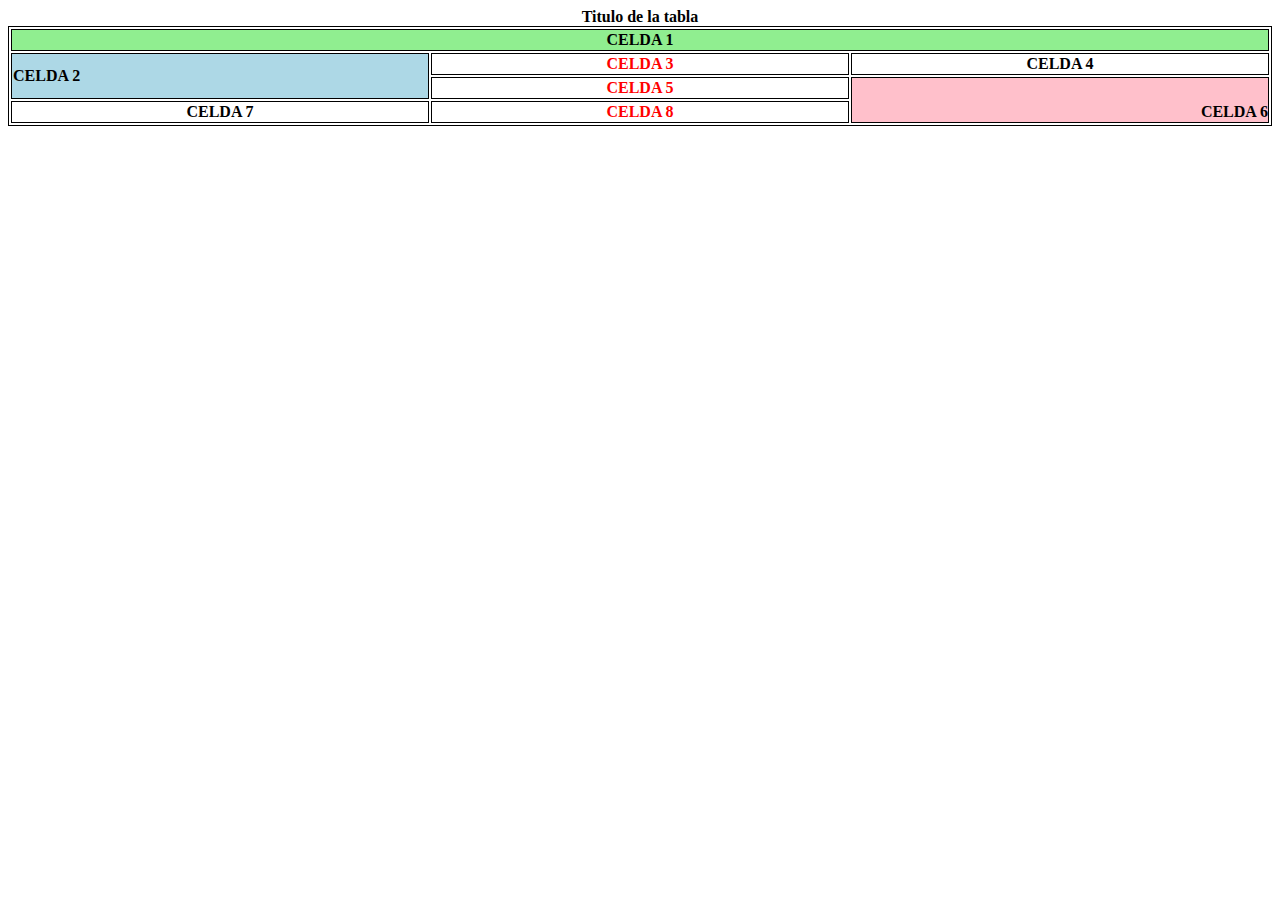
<file: Ejerc13/index.html>
<html>
<head>
	<meta charset="UTF-8">
	<link rel="stylesheet" href="css/style.css">
	<title>Ejercicio13</title>
</head>
<body>
	
	<table>
		<caption>Titulo de la tabla</caption>
		<th colspan="3" class="c1">CELDA 1</th>
		<tr><td rowspan="2" class="c2">CELDA 2</td><td class="red">CELDA 3</td><td>CELDA 4</td></tr>
		<tr><td class="red">CELDA 5</td><td rowspan="2" class="c6">CELDA 6</td></tr>
		<tr><td>CELDA 7</td><td class="red">CELDA 8</td></tr>
	</table>
</body>
</html>
</file>
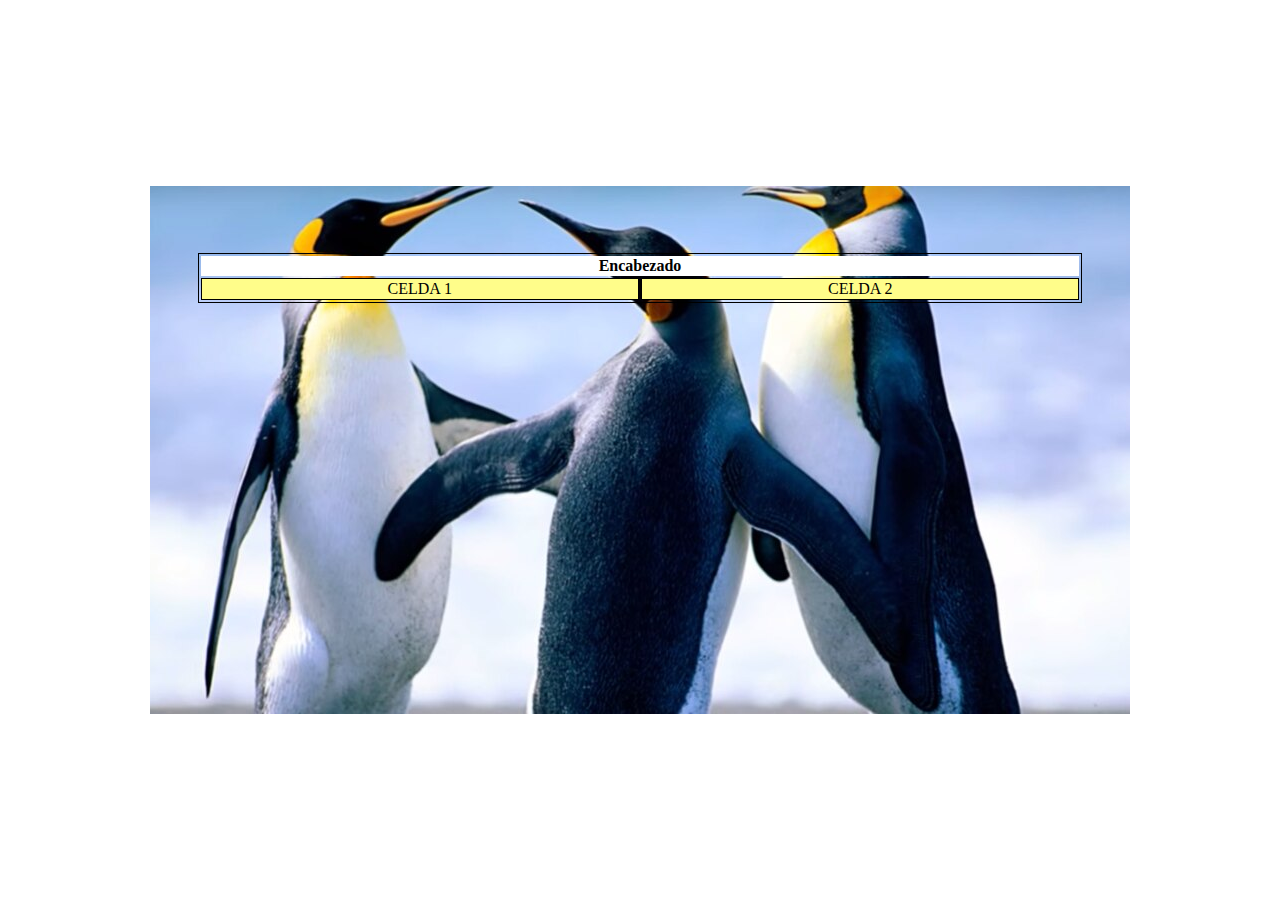
<file: Ejerc14/index.html>
<html>
<head>
	<meta charset="UTF-8">
	<link rel="stylesheet" href="css/style.css">
	<title>Ejercicio14</title>
</head>
<body>
	<table>
		<th colspan="2">Encabezado</th>
		<tr><td>CELDA 1</td><td>CELDA 2</td></tr>
	</table>
</body>
</html>
</file>
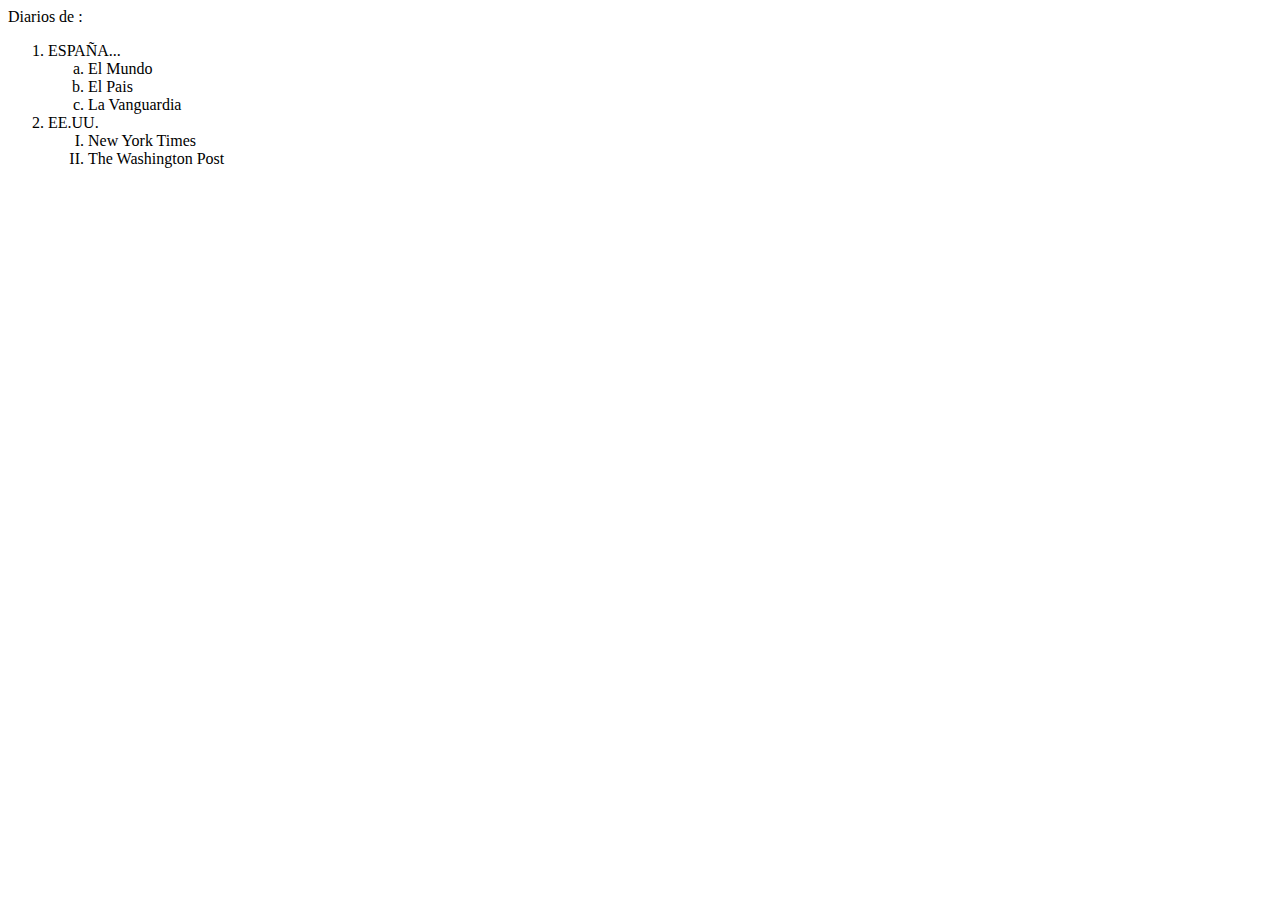
<file: Ejerc15/index.html>
<html>
<head>
	<meta charset="UTF-8">
	<link rel="stylesheet" href="css/style.css">
	<title>Ejercicio15</title>
</head>
<body>
	<p>Diarios de :</p>
	<ol>
		<li>ESPAÑA...</li>
			<ol class="letters">
				<li>El Mundo</li>
				<li>El Pais</li>
				<li>La Vanguardia</li>
			</ol>
		<li>EE.UU.</li>
			<ol class="roman">
				<li>New York Times</li>
				<li>The Washington Post</li>
			</ol>
	</ol>
</body>
</html>
</file>
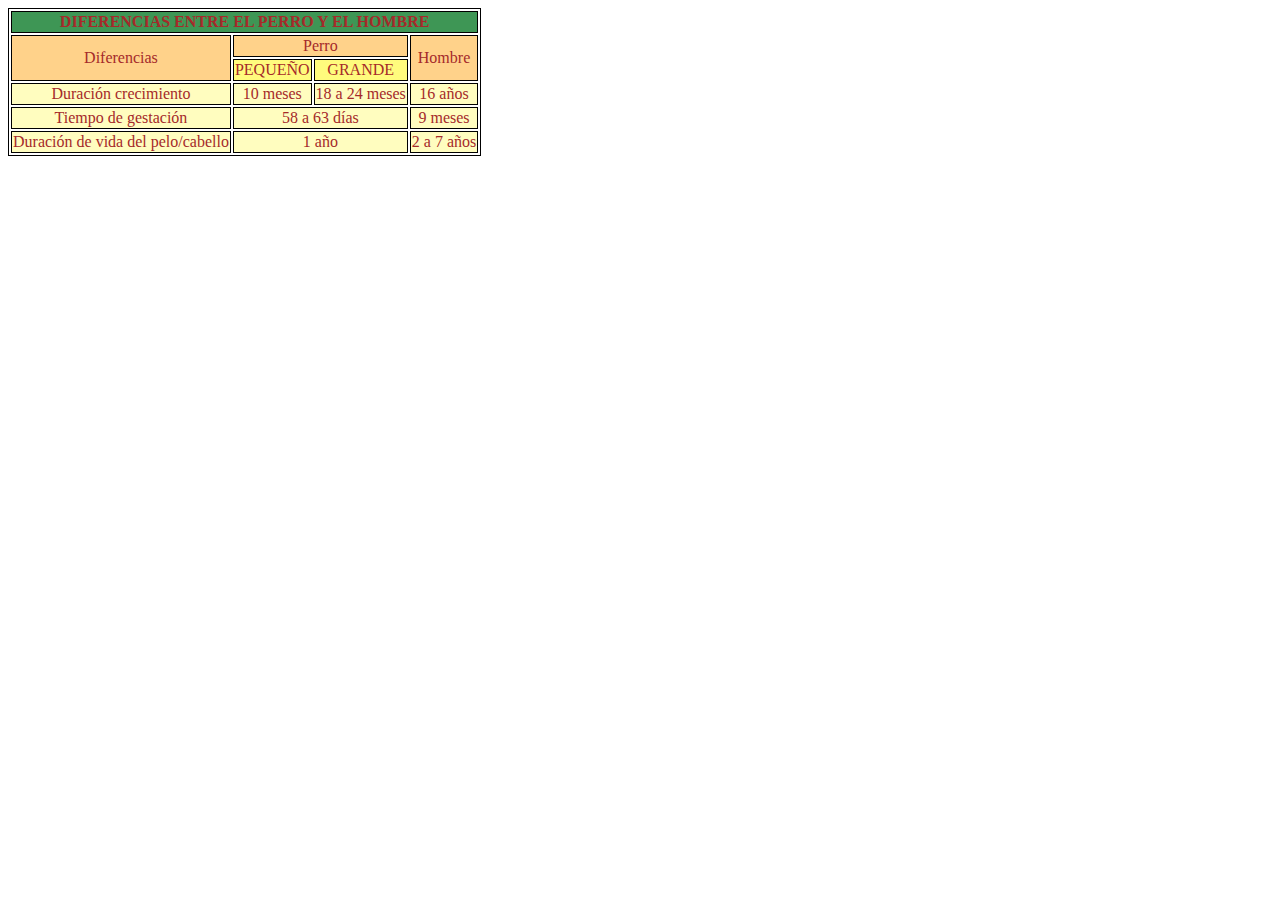
<file: Ejerc16/index.html>
<html>
<head>
	<meta charset="UTF-8">
	<link rel="stylesheet" href="css/style.css">
	<title>Ejercicio16</title>
</head>
<body>
	<table>
		<th colspan="4">DIFERENCIAS ENTRE EL PERRO Y EL HOMBRE</th>
		<tr><td rowspan="2" class="tit">Diferencias</td><td colspan="2" class="tit">Perro</td><td rowspan="2" class="tit">Hombre</td></tr>
		<tr><td class="subtit">PEQUEÑO</td><td class="subtit">GRANDE</td></tr>
		<tr><td>Duración crecimiento</td><td>10 meses</td><td>18 a 24 meses</td><td>16 años</td></tr>
		<tr><td>Tiempo de gestación</td><td colspan="2">58 a 63 días</td><td>9 meses</td></tr>
		<tr><td>Duración de vida del pelo/cabello</td><td colspan="2">1 año</td><td>2 a 7 años</td></tr>
	</table>
</body>
</html>
</file>
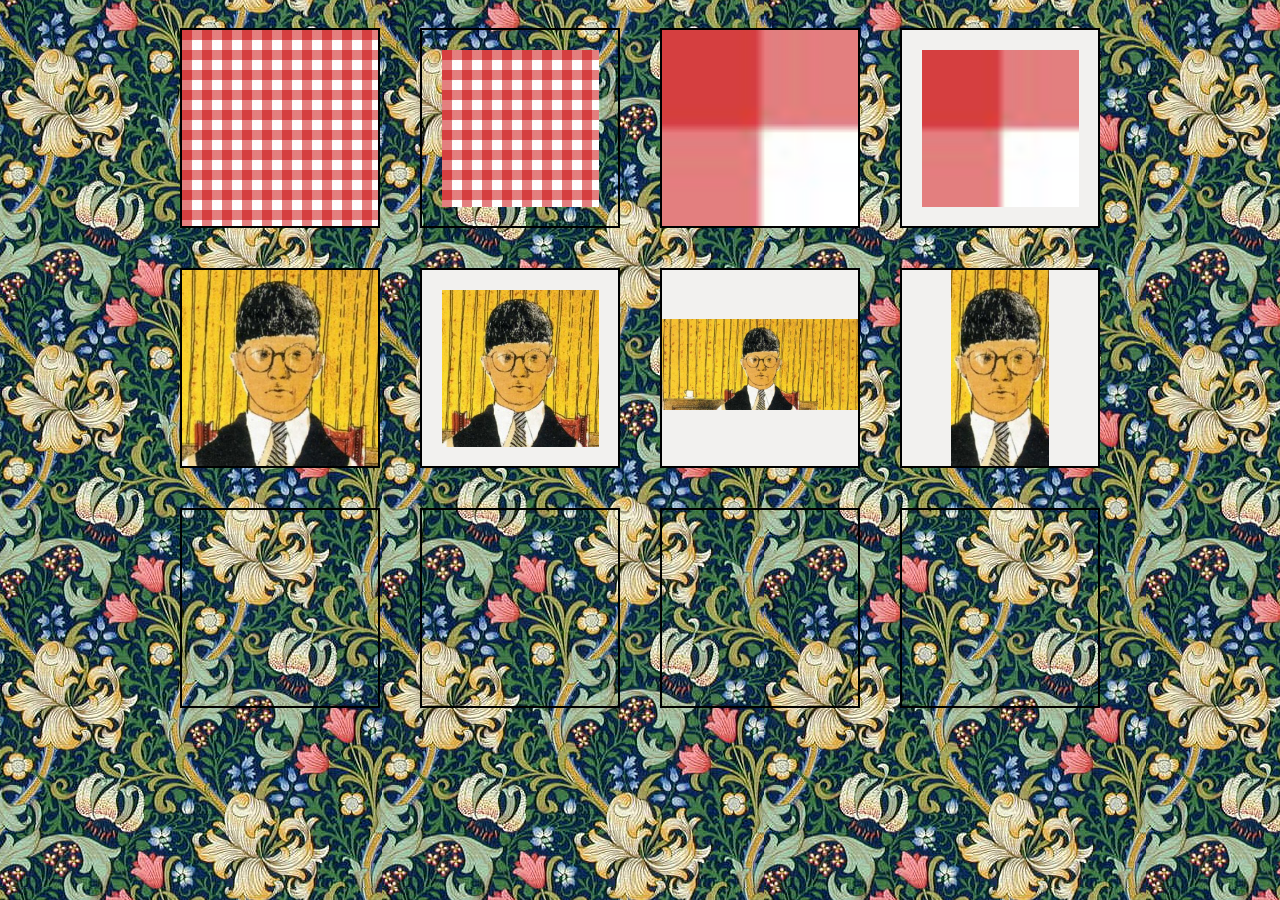
<file: Ejerc17/index.html>
<!DOCTYPE html>
<html lang="es">
<head>
    <meta charset="UTF-8">
    <meta name="viewport" content="width=device-width, initial-scale=1.0">
    <title>Ejercicio 17</title>
    <link href="css/style.css" rel="stylesheet" type="text/css"/>
</head>
<body>
    <div id="contenedor">
        <div class="filas">
            <div id="d1" class="exterior">
            
            </div>
            <div id="d2" class="exterior">
                <div id="int1" class="interior">
                  
                </div>
            </div>
            <div id="d3" class="exterior">
              
            </div>
            <div id="d4" class="exterior">
                <div id="int2" class="interior">
                
                </div>
            </div>
        </div>
        <div class="filas">
            <div id="d5" class="exterior">
               
            </div>
            <div id="d6" class="exterior">
                <div id="int3" class="interior">
                    
                </div>
            </div>
            <div id="d7" class="exterior">
               
                <div id="int4">

                </div>
            </div>
            <div id="d8" class="exterior">
                <div id="int5">
                    
                </div>
            </div>
        </div>
        <div class="filas">
            <div id="d9" class="exterior">
                
            </div>
            <div id="d10" class="exterior">
                
            </div>
            <div id="d11" class="exterior">
                
            </div>
            <div id="d12" class="exterior">
                
            </div>
        </div>
    </div>
</body>
</html>
</file>
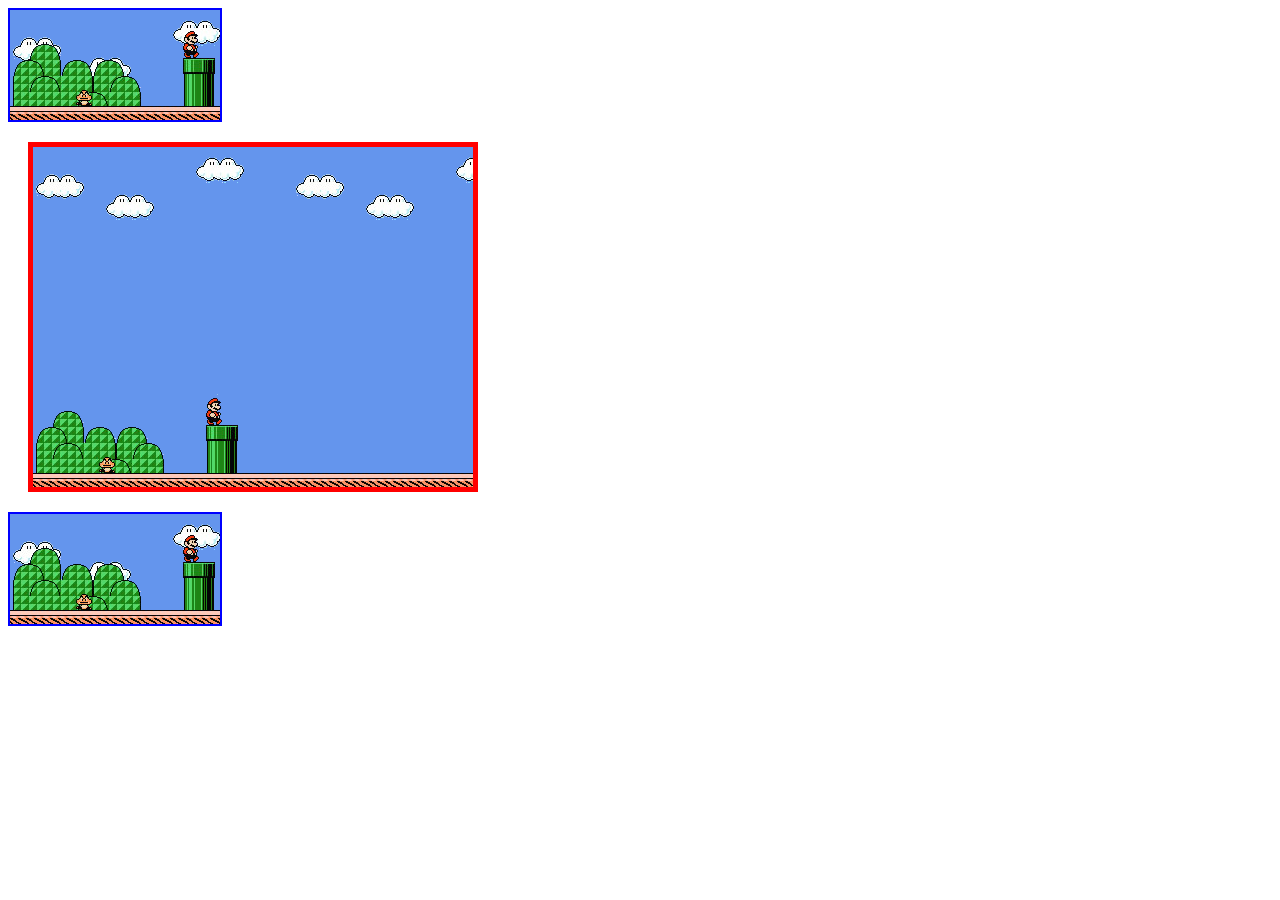
<file: Ejerc18/index.html>
<!doctype html>
<HTml>
    <HEad>
        <Meta charset="utf-8">
        <title>Ejercicio 18</title>
        <link href="css/style.css" rel="stylesheet">
    </HEad>

    <body>
        <div class="anterior"></div>
        <div class="muestra"></div>
        <div class="posterior"></div>
    </body>
</HTml>
</file>
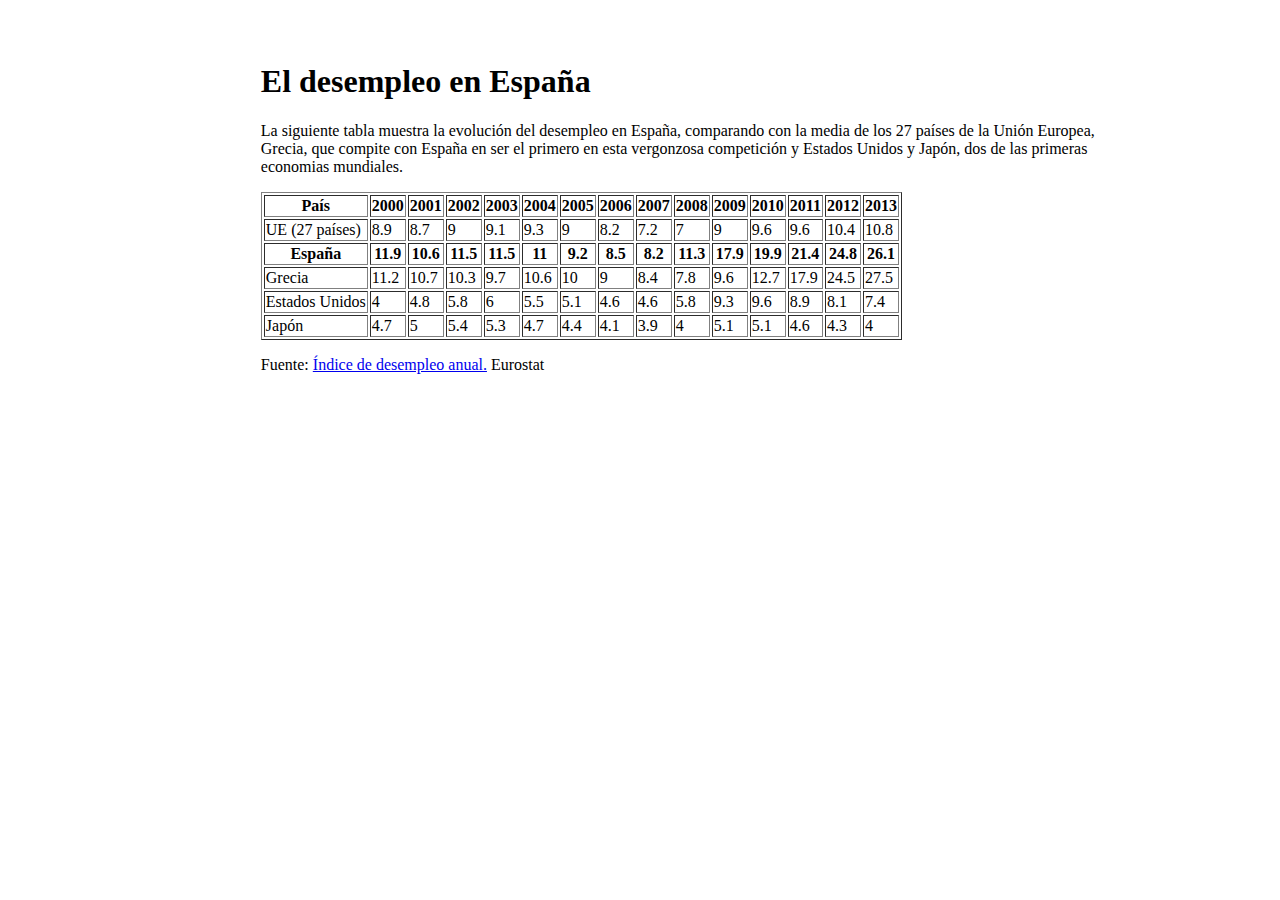
<file: Ejerc19/index.html>
<!DOCTYPE html>
<html lang="es">
<head>
    <meta charset="UTF-8">
    <meta name="viewport" content="width=device-width, initial-scale=1.0">
    <title>Ejercicio 19</title>
    <link href="css/style.css" rel="stylesheet" type="text/css"/>
</head>
<body>
   <div id="contenedor">
    <h1>El desempleo en España</h1>
    <p>
        La siguiente tabla muestra la evolución del desempleo en España, comparando con la media de los 
        27 países de la Unión Europea,<br> Grecia, que compite con España en ser el primero en esta 
        vergonzosa competición y Estados Unidos y Japón, dos de las primeras<br>
        economias mundiales.
    </p>
    <table border="1">
        <tr>
            <th>País</th>
            <th>2000</th>
            <th>2001</th>
            <th>2002</th>
            <th>2003</th>
            <th>2004</th>
            <th>2005</th>
            <th>2006</th>
            <th>2007</th>
            <th>2008</th>
            <th>2009</th>
            <th>2010</th>
            <th>2011</th>
            <th>2012</th>
            <th>2013</th>
        </tr>
        <tr>
            <td>UE (27 países)</td>
            <td>8.9</td>
            <td>8.7</td>
            <td>9</td>
            <td>9.1</td>
            <td>9.3</td>
            <td>9</td>
            <td>8.2</td>
            <td>7.2</td>
            <td>7</td>
            <td>9</td>
            <td>9.6</td>
            <td>9.6</td>
            <td>10.4</td>
            <td>10.8</td>
        </tr>
        <tr>
            <th>España</th>
            <th>11.9</th>
            <th>10.6</th>
            <th>11.5</th>
            <th>11.5</th>
            <th>11</th>
            <th>9.2</th>
            <th>8.5</th>
            <th>8.2</th>
            <th>11.3</th>
            <th>17.9</th>
            <th>19.9</th>
            <th>21.4</th>
            <th>24.8</th>
            <th>26.1</th> 
        </tr>
        <tr>
            <td>Grecia</td>
            <td>11.2</td>
            <td>10.7</td>
            <td>10.3</td>
            <td>9.7</td>
            <td>10.6</td>
            <td>10</td>
            <td>9</td>
            <td>8.4</td>
            <td>7.8</td>
            <td>9.6</td>
            <td>12.7</td>
            <td>17.9</td>
            <td>24.5</td>
            <td>27.5</td>
        </tr>
        <tr>
            <td>Estados Unidos</td>
            <td>4</td>
            <td>4.8</td>
            <td>5.8</td>
            <td>6</td>
            <td>5.5</td>
            <td>5.1</td>
            <td>4.6</td>
            <td>4.6</td>
            <td>5.8</td>
            <td>9.3</td>
            <td>9.6</td>
            <td>8.9</td>
            <td>8.1</td>
            <td>7.4</td>
        </tr>
        <tr>
            <td>Japón</td>
            <td>4.7</td>
            <td>5</td>
            <td>5.4</td>
            <td>5.3</td>
            <td>4.7</td>
            <td>4.4</td>
            <td>4.1</td>
            <td>3.9</td>
            <td>4</td>
            <td>5.1</td>
            <td>5.1</td>
            <td>4.6</td>
            <td>4.3</td>
            <td>4</td>
        </tr>
    </table>
   <p>Fuente: <a href="#"> Índice de desempleo anual.</a> Eurostat</p>
   </div>
</body>
</html>
</file>
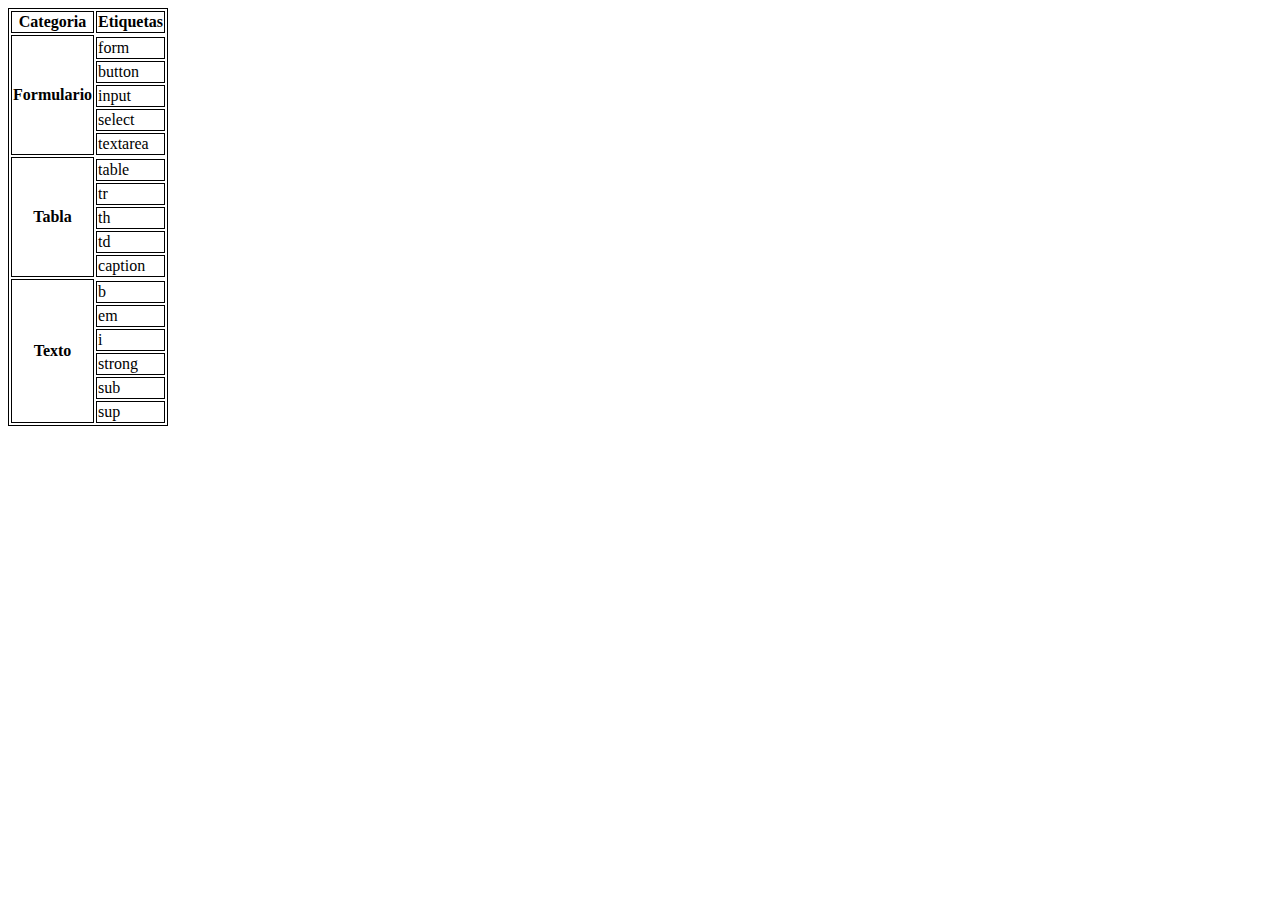
<file: Ejerc20/index.html>
<!DOCTYPE html>
<html>
    <head>
        <meta charset='utf-8'>
        <title>Ejercicio 20</title>
        <link rel='stylesheet' type='text/css' media='screen' href='css/style.css'>
    </head>
    <body>
        <table> 
            <tr>
                <th class="al"> Categoria </th>
                <th th class="al"> Etiquetas</th>
            </tr>

            <tr>
                <th rowspan="6" class="al" th> Formulario </th>
                <tr>  <td> form </td> </tr>
                <tr> <td> button </td> </tr>
                <tr> <td> input </td> </tr>        
                <tr> <td> select </td> </tr>
                <tr> <td> textarea </td> </tr>
            </tr>

            <tr>
                <th th rowspan="6" class="al"> Tabla </th>
                <tr> <td> table</td> </tr>
                <tr> <td> tr </td> </tr>
                <tr> <td> th </td> </tr>        
                <tr> <td> td </td> </tr>
                <tr> <td> caption </td> </tr>
            </tr>

            <tr>
                <th th rowspan="7" class="al"> Texto </th>
                <tr> <td> b </td> </tr>
                <tr> <td> em </td> </tr>
                <tr> <td> i </td> </tr>        
                <tr> <td> strong </td> </tr>
                <tr> <td> sub </td> </tr>
                <tr> <td> sup </td> </tr>
            </tr>     
        </table>
    </body>
</html>
</file>
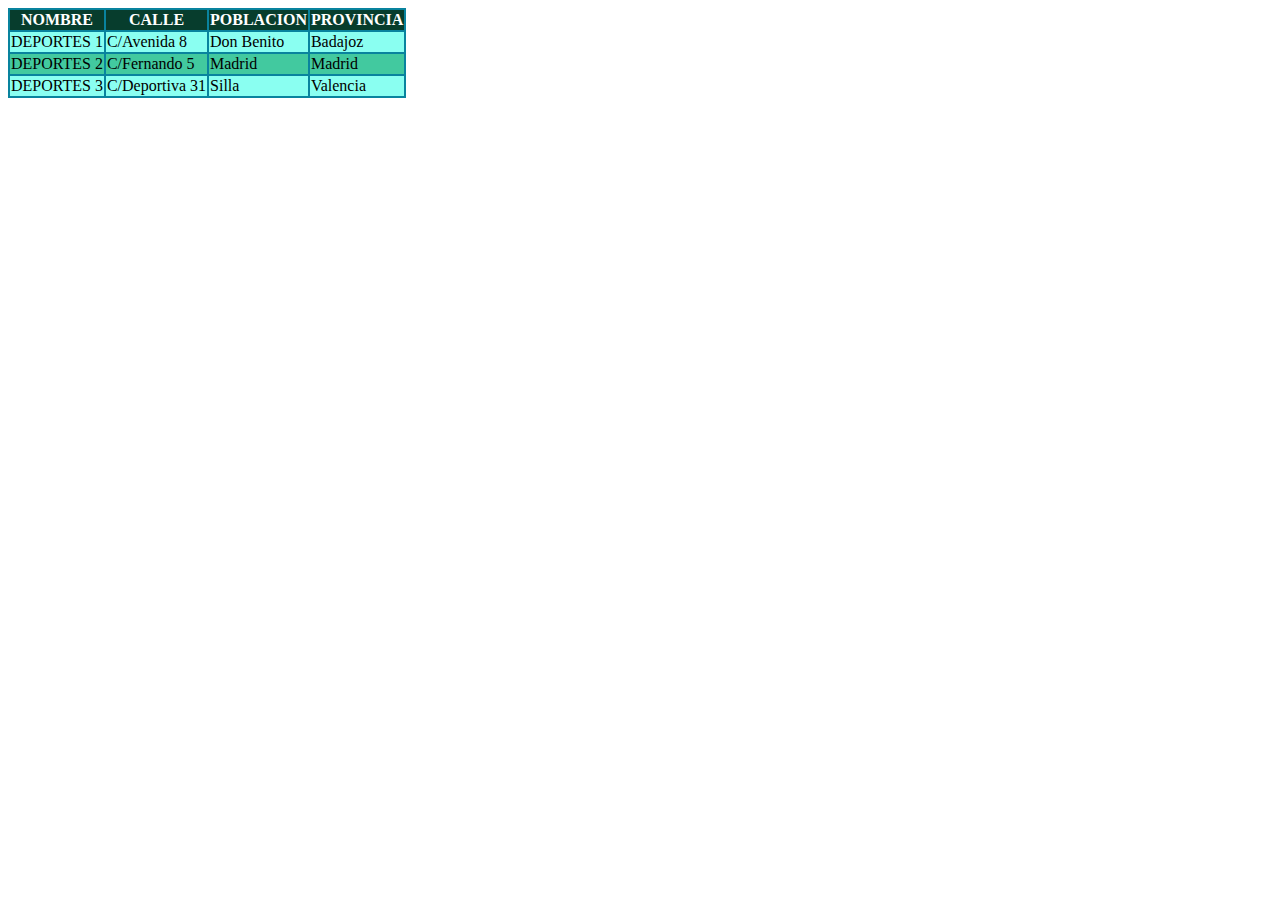
<file: Ejerc11-12/donde/index.html>
<html>
<head>
	<meta charset="UTF-8">
	<link rel="stylesheet" href="../css/style.css">
	<title>donde</title>
</head>
<body>
	<table>
		<th>NOMBRE</th><th>CALLE</th><th>POBLACION</th><th>PROVINCIA</th>
		<tr class="tr2"><td>DEPORTES 1</td><td>C/Avenida 8</td><td>Don Benito</td><td>Badajoz</td></tr>
		<tr class="tr1"><td>DEPORTES 2</td><td>C/Fernando 5</td><td>Madrid</td><td>Madrid</td></tr>
		<tr class="tr2"><td>DEPORTES 3</td><td>C/Deportiva 31</td><td>Silla</td><td>Valencia</td></tr>
	</table>
</body>
</html>
</file>
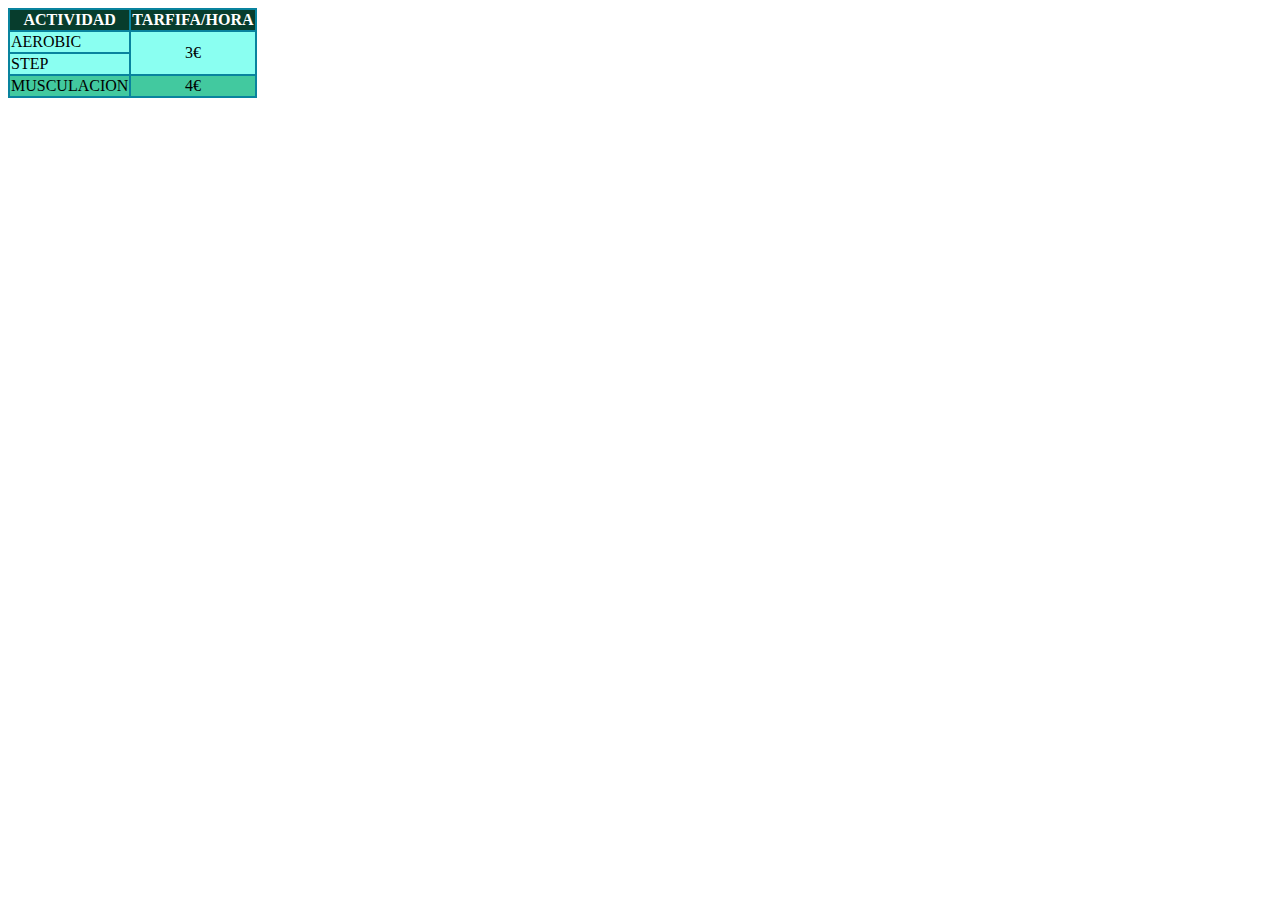
<file: Ejerc11-12/instalaciones/index.html>
<html>
<head>
	<meta charset="UTF-8">
	<link rel="stylesheet" href="../css/style.css">
	<title>instalaciones</title>
</head>
<body>
	<table>
		<th>ACTIVIDAD</th><th>TARFIFA/HORA</th>
		<tr class="tr2"><td>AEROBIC</td><td rowspan="2" class="center">3€</span></td></tr>
		<tr class="tr2"><td>STEP</td></tr>
		<tr class="tr1"><td>MUSCULACION</td><td class="center">4€</td></tr>
	</table>
</body>
</html>
</file>
<file: Ejerc13/css/style.css>
td, th, caption{
	
	font-weight: bold;
}
table{
	width: 100%;
}
table, th, tr, td{
	border-style: solid;
	border-width: 1px;
	border-color: black;
	text-align: center

}
th{
	background-color: #073d2d;
	color:white;
}
.c1{
	background-color: lightgreen;
	color: black;
}
.c2{
	background-color: lightblue;
	text-align: left;
}
.c6{
	padding-right: 0px;
	background-color: pink;
	text-align: right;
	vertical-align: bottom;

}
.red{
	color: red;
}
</file>
<file: Ejerc14/css/style.css>
body{
	background-image: url("../img/pinguino.jpg");
	background-repeat: no-repeat;
	background-position: center;
}
table{
	width: 70%;
	margin-top: 20%;
	margin-left: auto;
	margin-right: auto;
}
table, tr, td{
	border-style: solid;
	border-width: 1px;
	border-color: black;
	
}
th{
	background-color: white;
	color:black;
	font-weight: bold;
}
td{
	text-align: center;
	background-color: #fffd8a;
}
</file>
<file: Ejerc15/css/style.css>
.roman{
	list-style-type: upper-roman;
}
.letters{
	list-style-type: lower-alpha;
}
</file>
<file: Ejerc16/css/style.css>
table, tr, td, th{
	border-style: solid;
	border-width: 1px;
	border-color: black;
	text-align: center;
}
th{
	background-color: #3e9655;
	color:brown;
}
td{
	background-color: #fffdbf;
	color: brown;
}
.tit{
	background-color: #ffd28a;
}
.subtit{
	background-color: #fffb7d;
}
</file>
<file: Ejerc17/css/style.css>
*{
    box-sizing: border-box;
}
body{
    display: flex;
    justify-content: center;
    background-image: url("../img/ac.jpg");
}
#contenedor{
    
    flex-direction: column;
}
.filas{
    display: flex;
    flex-direction: row;
}
.exterior{
    margin: 20px 20px 20px 20px;
    width: 200px;
    height: 200px;
    border: 2px solid black;
}
.interior{
    margin: 20px;
    width: 80%;
    height: 80%;
}
#d1{
    background-image: url("../img/back_mantel.jpg");
    background-clip: content-box;
}
#d3{
    background-image: url("../img/back_mantel.jpg");
    background-size: cover;
}
#d4, #d6, #d7, #d8{
    background-color: #f2f1ef;
}
#d5{
    background-image: url("../img/dh.jpg");
    background-size: cover;
}
#d9{
    background: -moz-linear-gradient(left, rgba(202,249,80,1) 0%, rgba(202,249,80,1) 5%, rgba(158,191,78,1) 41%, rgba(128,152,74,1) 60%, rgba(100,120,71,1) 82%, rgba(100,120,71,1) 100%);
}
#d10{
    background: -moz-linear-gradient(top, rgba(221,159,136,1) 0%, rgba(221,159,136,1) 5%, rgba(180,100,73,1) 48%, rgba(133,50,18,1) 74%, rgba(133,50,18,1) 100%);
}
#d11{
    background: -moz-linear-gradient(top, rgba(221,227,194,1) 0%, rgba(221,227,194,1) 5%, rgba(159,186,141,1) 41%, rgba(110,153,97,1) 60%, rgba(77,132,69,1) 82%, rgba(77,132,69,1) 100%);
}
#d12{
    background: -moz-linear-gradient(top, rgba(164,179,87,0.24) 0%, rgba(51,117,45,1) 100%);
}
#int1{
    background-image: url("../img/back_mantel.jpg");
}
#int2{
    background-image: url("../img/back_mantel.jpg");
    background-size: cover;
}
#int3{
    background-image: url("../img/dh.jpg");
    background-size: cover;
}
#int4{
    height: 100%;
    margin-top: 25%;  
    background-image: url("../img/dh_2.jpg");
    background-repeat: no-repeat;
    background-size: contain;   
}
#int5{
    height: 100%;
    margin: 0% 25% 0% 25%;
    background-image: url("../img/dh_3.jpg");
    background-repeat: no-repeat;
    background-size: cover;
}
</file>
<file: Ejerc18/css/style.css>
div {
    background: url("../img/f01.png") left bottom repeat-x,
    url("../img/f02.png") left bottom no-repeat,
    url("../img/f03.png") left top repeat-x;
    background-color: cornflowerblue;
}
.muestra {
    height: 300px;
    width: 400px;
    border: 5px solid red;
    padding: 20px;
    margin: 20px;
}
.anterior, .posterior {
    height: 100px;
    width: 200px;
    border: 2px solid blue;
    padding: 5px;
}
</file>
<file: Ejerc19/css/style.css>
#contenedor{
    margin: 5% 0% 0 20%;
}
</file>
<file: Ejerc20/css/style.css>
table, th, td {
    border: 1px solid black;
}

.al{
   text-align: center;
}
</file>
<file: Ejerc11-12/css/style.css>
table, tr, td, th{
	
}
table{
	background-color: #09839e;
}
th{
	background-color: #073d2d;
	color:white;
}
.tr1{
	background-color: #42c99f;
}
.tr2{
	background-color: #8afff1;
}
.center{
	text-align: center;
}
</file>
